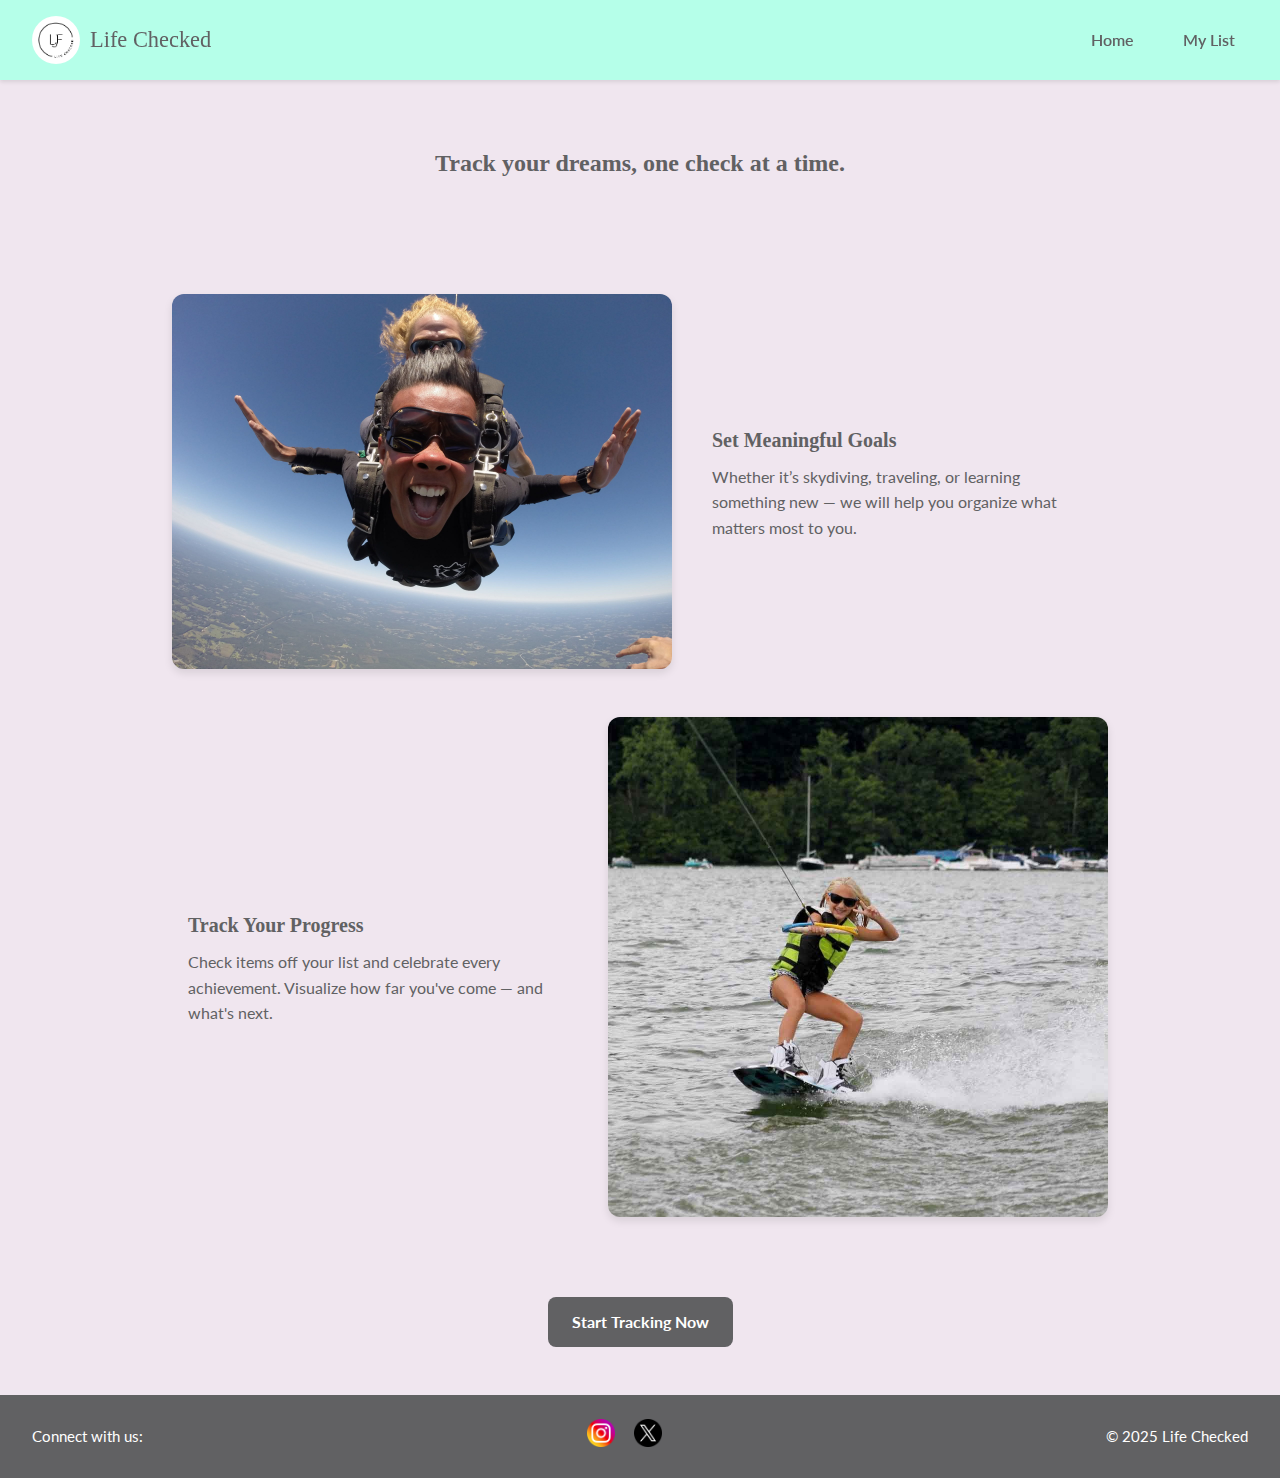
<file: index.html>
<!DOCTYPE html>
<html lang="en">
<head>
  <meta charset="UTF-8" />
  <meta name="viewport" content="width=device-width, initial-scale=1.0" />
  <title>Life Checked</title>
  <link rel="stylesheet" href="style.css" />
</head>
<body>
  <header>
    <nav class="navbar">
      <div class="logo-container">
        <img src="images/LF.png" alt="Life Checked Logo" class="logo" />
        <span class="site-name">Life Checked</span>
      </div>
      <ul class="nav-links">
        <li><a href="index.html">Home</a></li>
        <li><a href="bucket-list.html">My List</a></li>
      </ul>
    </nav>
  </header>

  <main>
    <section class="hero">
      <h1>Track your dreams, one check at a time.</h1>
    </section>

    <section class="features">
      <div class="feature">
        <img src="images/sky-diving.jpg" alt="Set your goals">
        <div class="feature-text">
          <h2>Set Meaningful Goals</h2>
          <p>Whether it’s skydiving, traveling, or learning something new — we will help you organize what matters most to you.</p>
        </div>
      </div>

      <div class="feature">
        <img src="images/water.jpg" alt="Track your progress">
        <div class="feature-text">
          <h2>Track Your Progress</h2>
          <p>Check items off your list and celebrate every achievement. Visualize how far you've come — and what's next.</p>
        </div>
      </div>

      <div class="start-button">
        <a href="bucket-list.html" class="cta-button">Start Tracking Now</a>
      </div>
    </section>
  </main>

  <footer class="footer">
    <p>Connect with us:</p>
    <div class="social-icons">
        <a href="https://Instagram.com" target="_blank" aria-label="Instagram">
            <img src="images/instagram.png" alt="Instagram" />
        </a>
        <a href="https://twitter.com" target="_blank" aria-label="Twitter / X">
            <img src="images/twitter.png" alt="X (Twitter)" />
        </a>
    </div>
    <p>&copy; 2025 Life Checked</p>
  </footer>
</body>
</html>
</file>
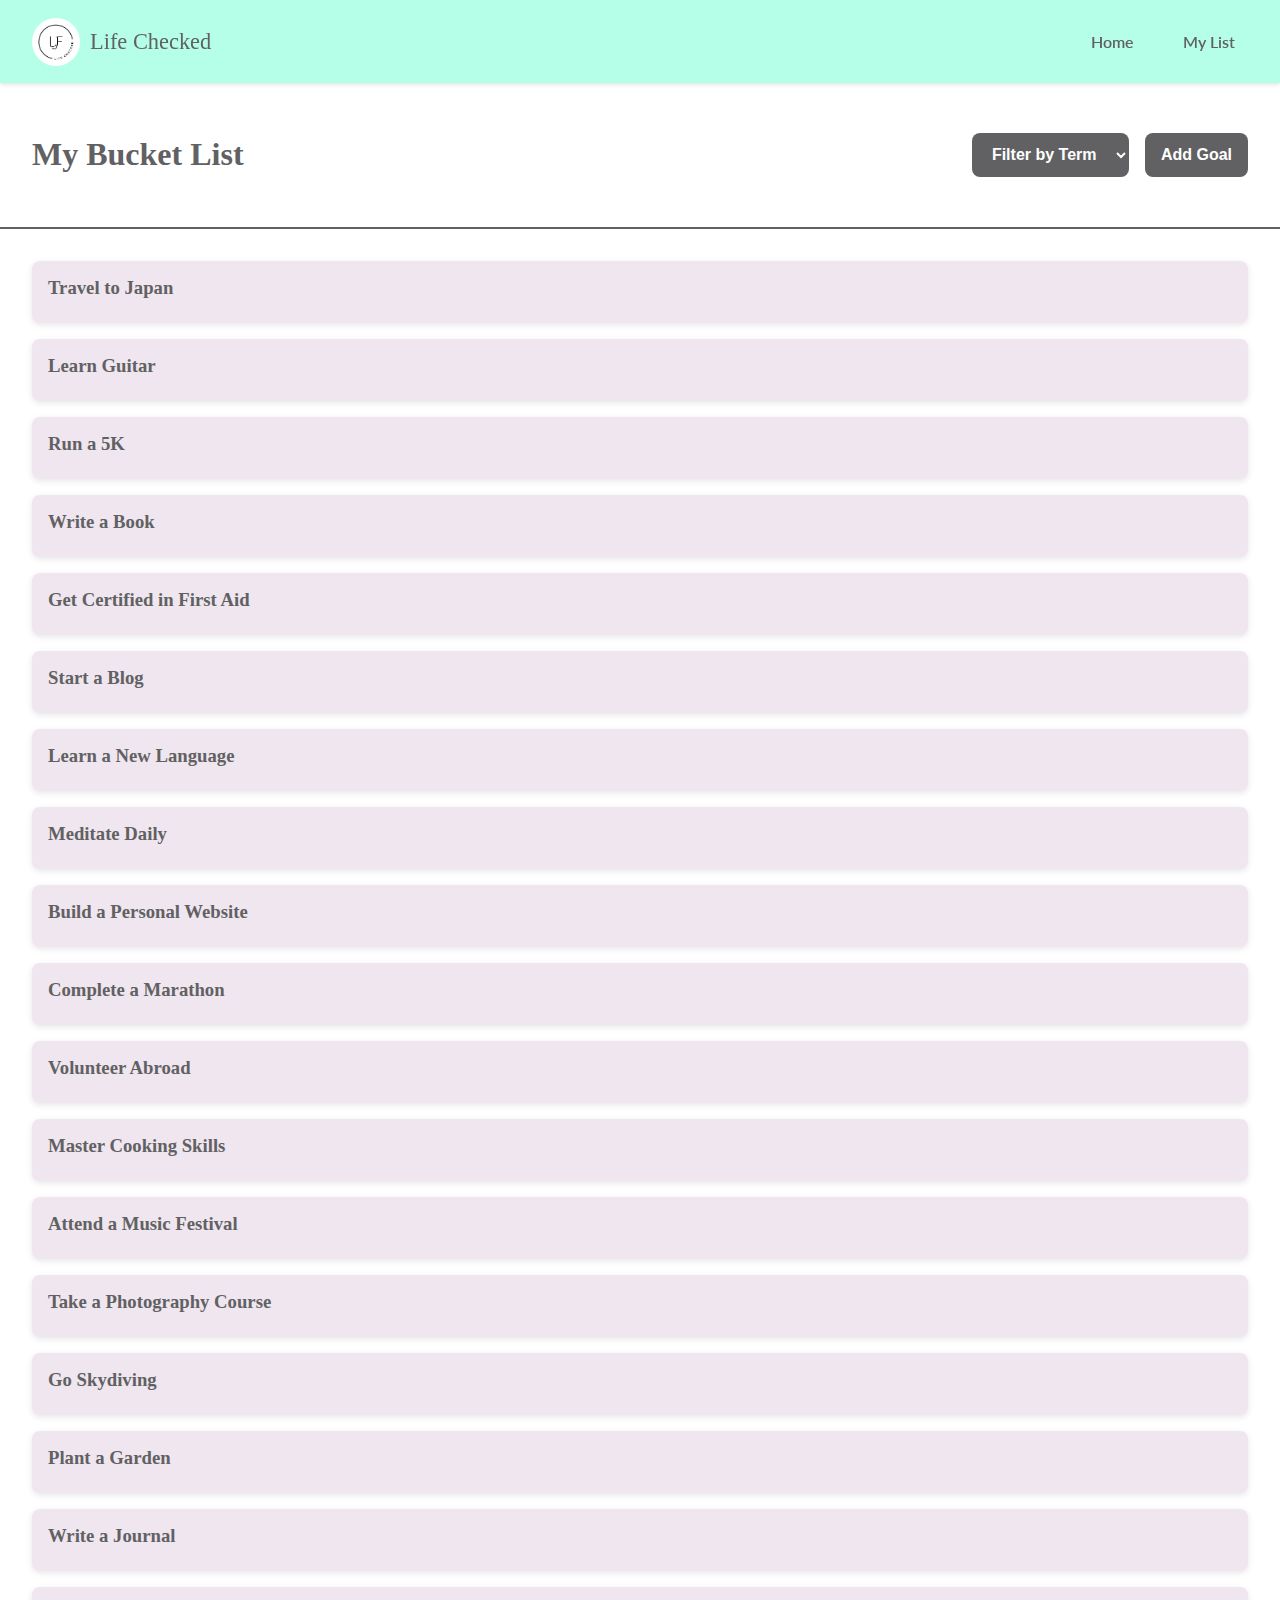
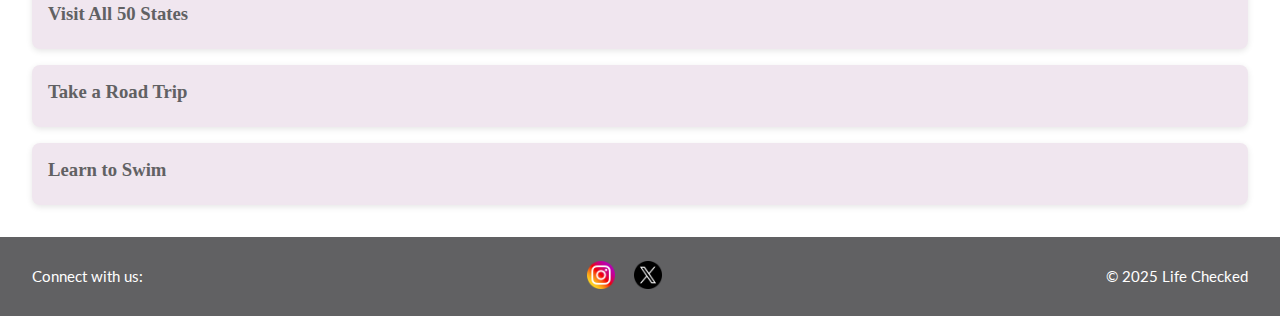
<file: bucket-list.html>
<!DOCTYPE html>
<html lang="en">
<head>
  <meta charset="UTF-8" />
  <meta name="viewport" content="width=device-width, initial-scale=1.0" />
  <title>My Bucket List</title>
  <link rel="stylesheet" href="bucket-list.css" />
  <script type="module" src="./main.js" defer></script>
</head>
<body>
  <header class="navbar">
    <div class="logo-container">
      <img src="images/LF.png" alt="Life Checked Logo" class="logo" />
      <span class="site-name">Life Checked</span>
    </div>
    <ul class="nav-links">
      <li><a href="index.html">Home</a></li>
      <li><a href="bucket-list.html" class="active">My List</a></li>
    </ul>
  </header>

  <main>
    <section class="top-bar">
      <h1>My Bucket List</h1>
      <div class="button-group">
        <select id="term-filter" aria-label="Filter goals by term" class="filter-dropdown">
          <option value="All">Filter by Term</option>
          <option value="Short">Short</option>
          <option value="Long">Long</option>
        </select>
        <button id="add-btn">Add Goal</button>
      </div>
    </section>

    <section class="goal-container">
      <ul id="goal-list" class="goal-list"></ul>
    </section>
  </main>

  <div id="goal-modal" class="modal hidden">
    <div class="modal-content">
      <span class="close-btn">&times;</span>
      <h2>Add New Goal</h2>
      <form id="goal-form">
        <label for="goal-name">Name:</label>
        <input type="text" id="goal-name" name="name" required />

        <label for="goal-term">Term:</label>
        <select id="goal-term" name="term" required>
          <option value="">Select Term</option>
          <option value="Short">Short</option>
          <option value="Long">Long</option>
        </select>

        <label for="goal-desc">Description:</label>
        <textarea id="goal-desc" name="description" required></textarea>

        <button type="submit">Add Goal</button>
      </form>

      <!-- Success Message -->
      <p id="success-msg" class="hidden">Your goal has been added</p>
    </div>
  </div>

  <footer class="footer">
    <p>Connect with us:</p>
    <div class="social-icons">
      <a href="https://Instagram.com" target="_blank" aria-label="Instagram">
        <img src="images/instagram.png" alt="Instagram" />
      </a>
      <a href="https://twitter.com" target="_blank" aria-label="Twitter / X">
        <img src="images/twitter.png" alt="X (Twitter)" />
      </a>
    </div>
    <p>&copy; 2025 Life Checked</p>
  </footer>
</body>
</html>
</file>
<file: style.css>
/* Google Fonts */
@import url("https://fonts.googleapis.com/css?family=IM+Fell+French+Canon+SC|Lato");

/* ========== CSS Variables ========== */
:root {
  --primary-color: #616163;
  --secondary-color: #B5FFE9;
  --accent1-color: #F0E6EF;
  --accent2-color: #1E000E;

  --heading-font: "IM Fell French Canon SC", serif;
  --paragraph-font: Lato, Helvetica, sans-serif;

  --headline-color-on-white: var(--primary-color);
  --headline-color-on-color: var(--accent2-color);
  --paragraph-color-on-white: var(--primary-color);
  --paragraph-color-on-color: var(--accent2-color);
  --paragraph-background-color: var(--primary-color);

  --nav-link-color: var(--primary-color);
  --nav-background-color: var(--secondary-color);
  --nav-hover-link-color: white;
  --nav-hover-background-color: var(--primary-color);
}

/* ========== Base ========== */
* {
  margin: 0;
  padding: 0;
  box-sizing: border-box;
}

body {
  font-family: var(--paragraph-font);
  background-color: var(--accent1-color);
  color: var(--paragraph-color-on-white);
  line-height: 1.6;
}

/* ========== Navbar ========== */
.navbar {
    display: flex;
    justify-content: space-between;
    align-items: center;
    background-color: var(--nav-background-color);
    padding: 1rem 2rem;
    box-shadow: 0 2px 4px rgba(0, 0, 0, 0.1);
    position: sticky;
    top: 0;
    z-index: 1000;
  }
  
  .logo-container {
    display: flex;
    align-items: center;
  }
  
  .logo {
    width: 48px;
    height: 48px;
    border-radius: 50%;
    margin-right: 10px;
    object-fit: cover;
  }
  
  .site-name {
    font-family: var(--heading-font);
    font-size: 1.4rem;
    color: var(--headline-color-on-white);
  }
  
  .nav-links {
    list-style: none;
    display: flex;
    gap: 1.5rem;
  }
  
  .nav-links a {
    text-decoration: none;
    color: var(--nav-link-color);
    font-weight: 600;
    transition: background-color 0.3s, color 0.3s;
    padding: 0.4rem 0.8rem;
    border-radius: 5px;
  }
  
  .nav-links a:hover {
    background-color: var(--nav-hover-background-color);
    color: var(--nav-hover-link-color);
  }

/* ======= Small secrion under nav ======= */
.hero {
  text-align: center;
  padding: 4rem 2rem;
  background: var(--accent1-color);
}

.hero h1 {
  font-size: 2rem;
  font-family: var(--heading-font);
  color: var(--headline-color-on-white);
  margin-bottom: 0;
}

/* ========== body ========== */
.features {
  padding: 3rem 2rem;
  display: flex;
  flex-direction: column;
  gap: 3rem;
  max-width: 1000px;
  margin: 0 auto;
}

.feature {
  display: flex;
  flex-direction: column;
  align-items: center;
  gap: 1.5rem;
  text-align: center;
}

.feature img {
  width: 100%;
  max-width: 500px;
  border-radius: 12px;
  box-shadow: 0 4px 8px rgba(0,0,0,0.1);
}

.feature-text h2 {
  font-family: var(--heading-font);
  font-size: 1.5rem;
  margin-bottom: 0.5rem;
  color: var(--headline-color-on-white);
}

.feature-text p {
  font-size: 1rem;
  color: var(--paragraph-color-on-white);
  max-width: 600px;
  margin: 0 auto;
}

.start-button {
  text-align: center;
  margin-top: 2rem;
}

.cta-button {
  display: inline-block;
  padding: 0.75rem 1.5rem;
  background-color: var(--primary-color);
  color: white;
  text-decoration: none;
  border-radius: 8px;
  font-weight: bold;
  transition: background-color 0.3s ease;
}

.cta-button:hover {
  background-color: var(--accent2-color);
  color: white;
}

/* Footer*/
.footer {
    background-color: var(--primary-color);
    color: white;
    display: flex;
    justify-content: space-between;
    align-items: center;
    padding: 1.5rem 2rem;
    flex-wrap: wrap;
}
  
  .footer p {
    margin: 0;
    font-size: 0.95rem;
}
  
  .social-icons {
    display: flex;
    gap: 1.2rem;
}
  
  .social-icons img {
    width: 28px;
    height: 28px;
    transition: transform 0.3s ease;
}
  
  .social-icons img:hover {
    transform: scale(1.1);
}

/* ========== Responsive ========== */
@media (min-width: 768px) {
    .feature {
      flex-direction: row;
      text-align: left;
    }
  
    .feature:nth-child(even) {
      flex-direction: row-reverse;
    }
  
    .feature img {
      flex: 1;
    }
  
    .feature-text {
      flex: 1;
      padding: 1rem;
    }
  }
  
  @media (max-width: 600px) {
    .navbar {
      flex-direction: column;
      align-items: flex-start;
    }
}

.hero h1 {
    font-size: 1.5rem;
}

.feature-text h2 {
    font-size: 1.25rem;
}

.cta-button {
    font-size: 1rem;
}
</file>
<file: bucket-list.css>
/* Google Fonts */
@import url("https://fonts.googleapis.com/css?family=IM+Fell+French+Canon+SC|Lato");

/* ========== CSS Variables ========== */
:root {
  --primary-color: #616163;
  --secondary-color: #B5FFE9;
  --accent1-color: #F0E6EF;
  --accent2-color: #1E000E;

  --heading-font: "IM Fell French Canon SC", serif;
  --paragraph-font: Lato, Helvetica, sans-serif;

  --headline-color-on-white: var(--primary-color);
  --headline-color-on-color: var(--accent2-color);
  --paragraph-color-on-white: var(--primary-color);
  --paragraph-color-on-color: var(--accent2-color);
  --paragraph-background-color: var(--primary-color);

  --nav-link-color: var(--primary-color);
  --nav-background-color: var(--secondary-color);
  --nav-hover-link-color: white;
  --nav-hover-background-color: var(--primary-color);
}

body {
  font-family: var(--paragraph-font);
  margin: 0;
  background-color: white;
  color: var(--paragraph-color-on-white);
}

/* ========== Navbar ========== */
.navbar {
  display: flex;
  justify-content: space-between;
  align-items: center;
  background-color: var(--nav-background-color);
  padding: 1rem 2rem;
  box-shadow: 0 2px 4px rgba(0, 0, 0, 0.1);
  position: sticky;
  top: 0;
  z-index: 1000;
}

.logo-container {
  display: flex;
  align-items: center;
}

.logo {
  width: 48px;
  height: 48px;
  border-radius: 50%;
  margin-right: 10px;
  object-fit: cover;
}

.site-name {
  font-family: var(--heading-font);
  font-size: 1.4rem;
  color: var(--headline-color-on-white);
}

.nav-links {
  list-style: none;
  display: flex;
  gap: 1.5rem;
}

.nav-links a {
  text-decoration: none;
  color: var(--nav-link-color);
  font-weight: 600;
  transition: background-color 0.3s, color 0.3s;
  padding: 0.4rem 0.8rem;
  border-radius: 5px;
}

.nav-links a:hover {
  background-color: var(--nav-hover-background-color);
  color: var(--nav-hover-link-color);
}

/* Top bar */
.top-bar {
  display: flex;
  justify-content: space-between;
  align-items: center;
  padding: 2rem;
  border-bottom: 2px solid var(--primary-color);
}

.top-bar h1 {
  font-family: var(--heading-font);
  font-size: 2rem;
}

.button-group {
  display: flex;
  gap: 1rem;
}

#add-btn,
.filter-dropdown {
  height: 44px;
  font-size: 1rem;
  border-radius: 8px;
  border: none;
  padding: 0 1rem;
  cursor: pointer;
  background-color: var(--primary-color);
  color: white;
  font-weight: bold;
  transition: background-color 0.3s ease;
}

#add-btn:hover,
.filter-dropdown:hover,
.filter-dropdown:focus {
  background-color: var(--accent2-color);
  outline: none;
  box-shadow: 0 0 5px var(--accent2-color);
}

/* Goal List */
.goal-list {
  list-style: none;
  padding: 0;
  display: flex;
  flex-direction: column;
  gap: 1rem;
  margin: 2rem;
}

.goal-item {
  background-color: var(--accent1-color);
  padding: 1rem;
  border-radius: 8px;
  cursor: pointer;
  transition: all 0.3s ease;
  box-shadow: 0 2px 6px rgba(0, 0, 0, 0.1);
}

.goal-item.expanded {
  transform: scale(1.02);
  background-color: var(--secondary-color);
}

.goal-item h3 {
  margin: 0 0 0.5rem;
  font-family: var(--heading-font);
}

.goal-item p {
  margin: 0;
  font-size: 0.95rem;
}

/* Modal Styles */
.modal {
  position: fixed;
  top: 0;
  left: 0;
  right: 0;
  bottom: 0;
  background-color: rgba(0, 0, 0, 0.6);
  display: flex;
  align-items: center;
  justify-content: center;
  z-index: 1000;
}

.modal.hidden {
  display: none;
}

.modal-content {
  background-color: white;
  padding: 2rem;
  border-radius: 10px;
  width: 90%;
  max-width: 500px;
  box-shadow: 0 0 15px rgba(0, 0, 0, 0.2);
  position: relative;
}

.modal-content h2 {
  font-family: var(--heading-font);
  margin-top: 0;
}

.modal-content form {
  display: flex;
  flex-direction: column;
  gap: 1rem;
}

.modal-content input,
.modal-content select,
.modal-content textarea {
  padding: 0.5rem;
  font-size: 1rem;
  border: 1px solid #ccc;
  border-radius: 5px;
}

.modal-content button {
  align-self: flex-end;
  padding: 0.5rem 1rem;
  background-color: var(--primary-color);
  color: white;
  border: none;
  border-radius: 5px;
  font-weight: bold;
  cursor: pointer;
  transition: background-color 0.3s ease;
}

.modal-content button:hover {
  background-color: var(--accent2-color);
}

/* Close button*/
.close-btn {
  position: absolute;
  top: 1rem;
  right: 1rem;
  font-size: 1.5rem;
  font-weight: bold;
  cursor: pointer;
  color: #333;
  user-select: none;
  transition: color 0.3s ease;
}

.close-btn:hover {
  color: #e60000;
}

/* Success message */
#success-msg {
  font-size: 1rem;
  color: green;
  font-weight: bold;
  margin-top: 1rem;
  text-align: center;
}

.hidden {
  display: none;
}

/* Footer */
.footer {
  background-color: var(--primary-color);
  color: white;
  display: flex;
  justify-content: space-between;
  align-items: center;
  padding: 1.5rem 2rem;
  flex-wrap: wrap;
}

.footer p {
  margin: 0;
  font-size: 0.95rem;
}

.social-icons {
  display: flex;
  gap: 1.2rem;
}

.social-icons img {
  width: 28px;
  height: 28px;
  transition: transform 0.3s ease;
}

.social-icons img:hover {
  transform: scale(1.1);
}

/* ========== Responsive ========== */
@media (min-width: 768px) {
    .feature {
      flex-direction: row;
      text-align: left;
    }
  
    .feature:nth-child(even) {
      flex-direction: row-reverse;
    }
  
    .feature img {
      flex: 1;
    }
  
    .feature-text {
      flex: 1;
      padding: 1rem;
    }
  }
  
  @media (max-width: 600px) {
    .navbar {
      flex-direction: column;
      align-items: flex-start;
    }
}
</file>
